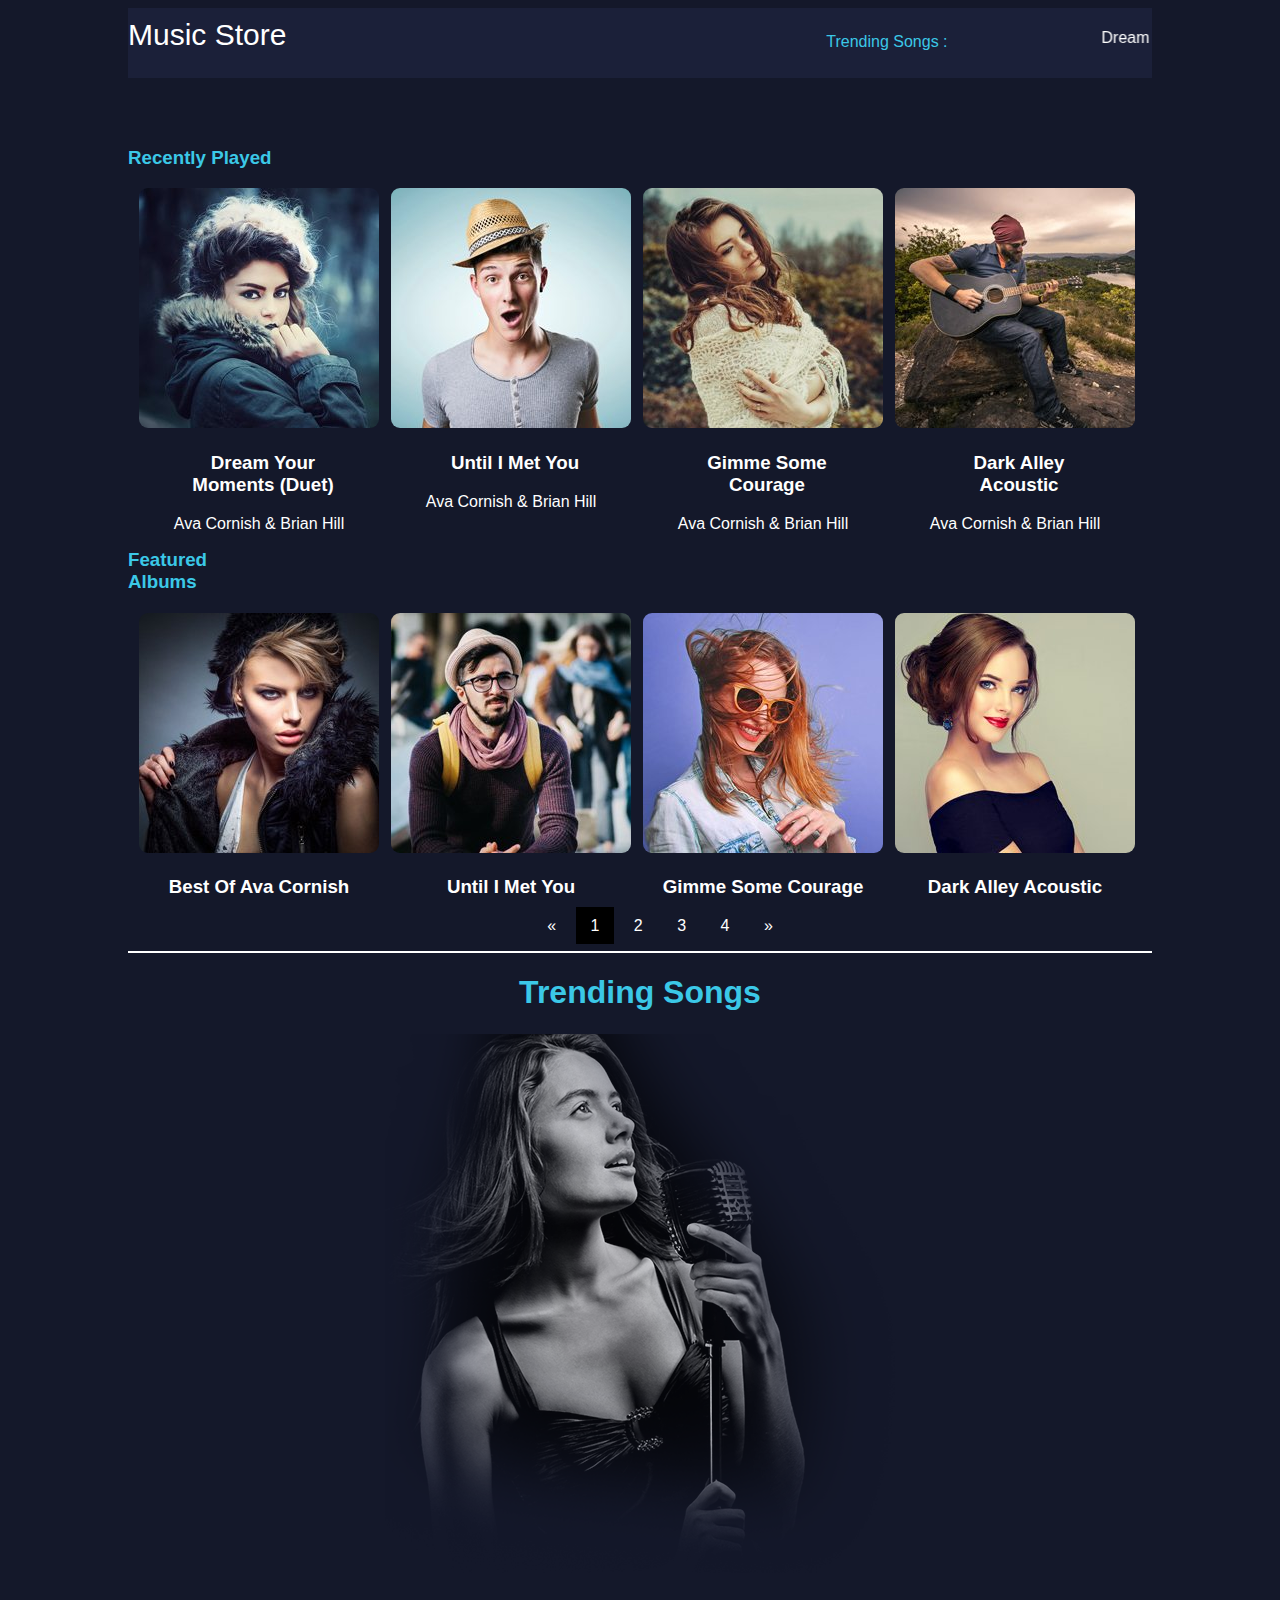
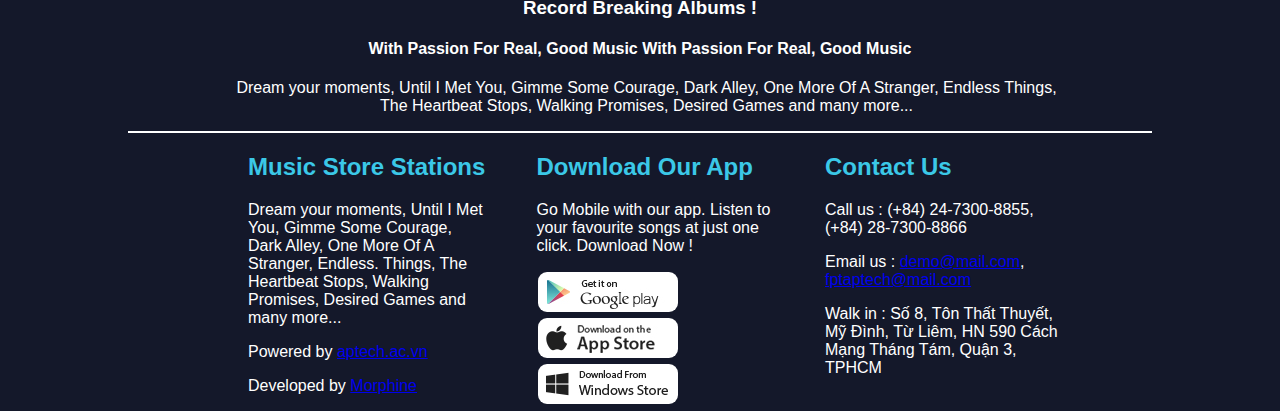
<file: index.html>
<!DOCTYPE html>
<html lang="en">
    <head>
        <meta charset="UTF-8">
        <title>Music Store</title>
        <link rel="stylesheet" href="mstore.css">
    </head>
    <body>
    <div class="container">
        <div class="header">
            <div class="hleft">
                <a href="index.html">Music Store</a>
            </div>
            <div class="hright">
                <p><a href="#trending">Trending Songs :</a>
                    <marquee>Dream your moments, Until I Met You, Gim</marquee> </p>
            </div>
        </div>
        <div class="recent">
            <h3>Recently Played</h3>
            <div class="rsong">
                <img src="img/r_music1.jpg" alt="Dream Your Moments">
                <h3>Dream Your Moments (Duet)</h3>
                <p>Ava Cornish & Brian Hill</p>
            </div>
            <div class="rsong">
                <img src="img/r_music2.jpg" alt="Until I Met You">
                <h3>Until I Met You</h3>
                <p>Ava Cornish & Brian Hill</p>
            </div>
            <div class="rsong">
                <img src="img/r_music3.jpg" alt="Gimme Some Courage">
                <h3>Gimme Some Courage</h3>
                <p>Ava Cornish & Brian Hill</p>
            </div>
            <div class="rsong">
                <img src="img/r_music4.jpg" alt="Dark Alley Acoustic">
                <h3>Dark Alley Acoustic</h3>
                <p>Ava Cornish & Brian Hill</p>
            </div>
        </div>
        <div class="album">
            <h3>Featured Albums</h3>
            <div class="falbum">
                <img src="img/song1.jpg" alt="Best Of Ava Cornish">
                <h3>Best Of Ava Cornish</h3>
            </div>
            <div class="falbum">
                <img src="img/song2.jpg" alt="Until I Met You">
                <h3>Until I Met You</h3>
            </div>
            <div class="falbum">
                <img src="img/song3.jpg" alt="Gimme Some Courage">
                <h3>Gimme Some Courage</h3>
            </div>
            <div class="falbum">
                <img src="img/song5.jpg" alt="Dark Alley Acoustic">
                <h3>Dark Alley Acoustic</h3>
            </div>
        </div>
        <div class="navi">
            <ul>
                <li><a href="album.html">&laquo;</a></li>
                <li style="background-color: black"><a href="index.html">1</a></li>
                <li><a href="album.html">2</a></li>
                <li><a href="album.html">3</a></li>
                <li><a href="album.html">4</a></li>
                <li><a href="album.html">&raquo;</a></li>
            </ul>
        </div>
        <div class="trending">
            <h1>Trending Songs</h1>
            <a href="album.html"><img src="img/banner.png" alt="baner"></a>
            <h3>Record Breaking Albums !</h3>
            <h4>With Passion For Real, Good Music With Passion For Real, Good Music</h4>
            <p>Dream your moments, Until I Met You, Gimme Some Courage, Dark Alley, One More Of A Stranger, Endless Things, The Heartbeat Stops, Walking Promises, Desired Games and many more...</p>
        </div>
        <div class="footer">
            <div class="fcont">
                <h2>Music Store Stations</h2>
                <p>Dream your moments, Until I Met You, Gimme Some Courage, Dark Alley, One More Of A Stranger, Endless. Things, The Heartbeat Stops, Walking Promises, Desired Games and many more...</p>
                <p>Powered by <a href="aptech.ac.vn">aptech.ac.vn</a></p>
                <p>Developed by <a href="http://facebook.com/sean1606">Morphine</a></p>
            </div>
            <div class="fcont">
                <h2>Download Our App</h2>
                <p>Go Mobile with our app. Listen to your favourite songs at just one click. Download Now !</p>
                <a href="https://play.google.com/"><img src="img/google_play.jpg" alt="google play"></a>
                <a href="https://www.apple.com/ios/app-store/"><img src="img/app_store.jpg" alt="appstore"></a>
                <a href="https://www.microsoft.com/vi-vn/store/apps"><img src="img/windows.jpg" alt="windowstore"></a>
            </div>
            <div class="fcont">
                <h2>Contact Us</h2>
                <p>Call us : (+84) 24-7300-8855, (+84) 28-7300-8866</p>
                <p>Email us : <a href="mailto:demo@mail.com">demo@mail.com</a>, <a href="mailto:fptaptech@mail.com">fptaptech@mail.com</a></p>
                <p>Walk in : Số 8, Tôn Thất Thuyết, Mỹ Đình, Từ Liêm, HN 590 Cách Mạng Tháng Tám, Quận 3, TPHCM</p>
            </div>
        </div>
    </div>
    <div style="display: none">
        <audio controls autoplay loop>
        <source src="audio/Despacito-J-Fla.mp3" type="audio/mpeg">
    </audio>
    </div>
    </body>
</html>
</file>
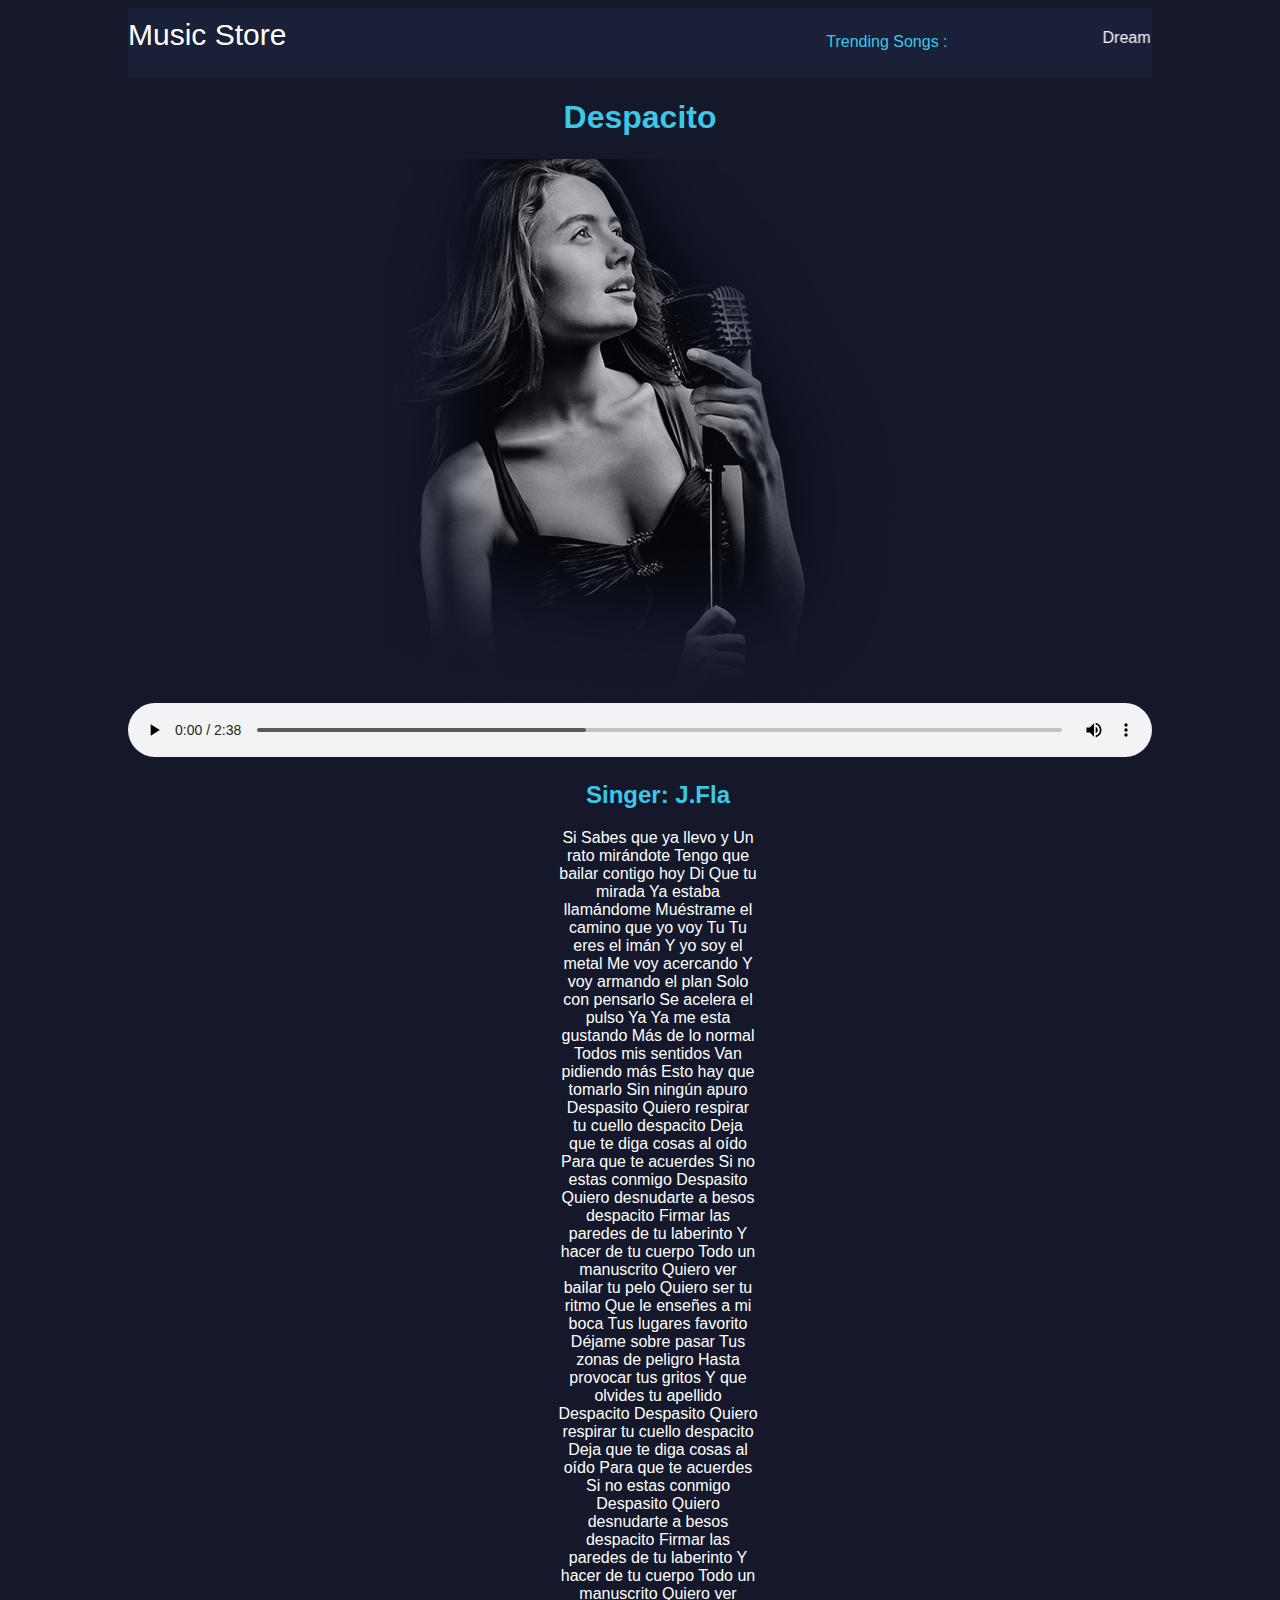
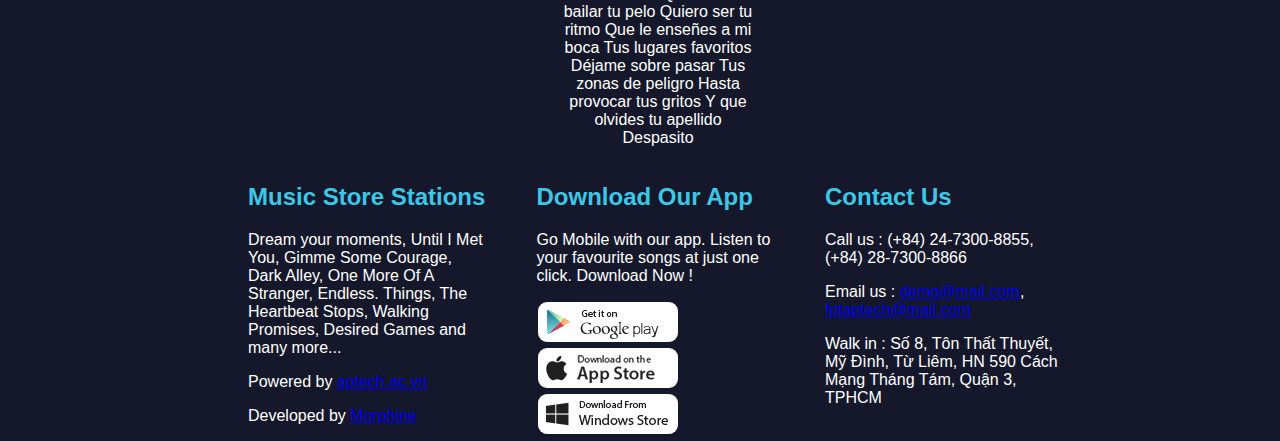
<file: album.html>
<!DOCTYPE html>
<html lang="en">
    <head>
        <meta charset="UTF-8">
        <title>Album</title>
        <link rel="stylesheet" href="mstore.css">
    </head>
    <body>
    <div class="container">
        <div class="header">
            <div class="hleft">
                <a href="index.html">Music Store</a>
            </div>
            <div class="hright">
                <p><a href="#trending">Trending Songs :</a>
                    <marquee>Dream your moments, Until I Met You, Gim</marquee> </p>
            </div>
        </div>
        <div class="song">
            <h1>Despacito</h1>
            <img src="img/banner.png" alt="baner">
            <br>
            <audio controls autoplay loop>
                <source src="audio/Despacito-J-Fla.mp3" type="audio/mpeg">
            </audio>
        </div>
        <div class="lyric">
            <h2>Singer: J.Fla</h2>
            <p>Si Sabes que ya llevo y Un rato mirándote Tengo que bailar contigo hoy Di Que tu mirada Ya estaba llamándome Muéstrame el camino que yo voy Tu Tu eres el imán Y yo soy el metal Me voy acercando Y voy armando el plan Solo con pensarlo Se acelera el pulso Ya Ya me esta gustando Más de lo normal Todos mis sentidos Van pidiendo más Esto hay que tomarlo Sin ningún apuro Despasito Quiero respirar tu cuello despacito Deja que te diga cosas al oído Para que te acuerdes Si no estas conmigo Despasito Quiero desnudarte a besos despacito Firmar las paredes de tu laberinto Y hacer de tu cuerpo Todo un manuscrito Quiero ver bailar tu pelo Quiero ser tu ritmo Que le enseñes a mi boca Tus lugares favorito Déjame sobre pasar Tus zonas de peligro Hasta provocar tus gritos Y que olvides tu apellido Despacito Despasito Quiero respirar tu cuello despacito Deja que te diga cosas al oído Para que te acuerdes Si no estas conmigo Despasito Quiero desnudarte a besos despacito Firmar las paredes de tu laberinto Y hacer de tu cuerpo Todo un manuscrito Quiero ver bailar tu pelo Quiero ser tu ritmo Que le enseñes a mi boca Tus lugares favoritos Déjame sobre pasar Tus zonas de peligro Hasta provocar tus gritos Y que olvides tu apellido Despasito</p>
        </div>
        <div class="footer">
            <div class="fcont">
                <h2>Music Store Stations</h2>
                <p>Dream your moments, Until I Met You, Gimme Some Courage, Dark Alley, One More Of A Stranger, Endless. Things, The Heartbeat Stops, Walking Promises, Desired Games and many more...</p>
                <p>Powered by <a href="aptech.ac.vn">aptech.ac.vn</a></p>
                <p>Developed by <a href="http://facebook.com/sean1606">Morphine</a></p>
            </div>
            <div class="fcont">
                <h2>Download Our App</h2>
                <p>Go Mobile with our app. Listen to your favourite songs at just one click. Download Now !</p>
                <a href="https://play.google.com/"><img src="img/google_play.jpg" alt="google play"></a>
                <a href="https://www.apple.com/ios/app-store/"><img src="img/app_store.jpg" alt="appstore"></a>
                <a href="https://www.microsoft.com/vi-vn/store/apps"><img src="img/windows.jpg" alt="windowstore"></a>
            </div>
            <div class="fcont">
                <h2>Contact Us</h2>
                <p>Call us : (+84) 24-7300-8855, (+84) 28-7300-8866</p>
                <p>Email us : <a href="mailto:demo@mail.com">demo@mail.com</a>, <a href="mailto:fptaptech@mail.com">fptaptech@mail.com</a></p>
                <p>Walk in : Số 8, Tôn Thất Thuyết, Mỹ Đình, Từ Liêm, HN 590 Cách Mạng Tháng Tám, Quận 3, TPHCM</p>
            </div>
        </div>
    </div>
    </body>
</html>
</file>
<file: mstore.css>
body{
    background-color: #14182a;
    font-family: Roboto, 'Segoe UI', Tahoma, sans-serif;
}
h1, h2{
    color: #3bc8e7;
}
h3{
    width: 150px;
    color: #3bc8e7;
}
img{
    border: 1px solid #14182a;
    border-radius: 10px;
}
marquee{
    width: 200px;
    text-align: center;
}
.container{
    width: 1024px;
    margin: 0px auto;

}
.header{
    text-align: center;
    height: 70px;
    background-color: #1b2039;
}
.hleft{
    margin-top: 10px;
    float: left;
    font-size: 30px;
}
.hleft a{
    color: white;
    text-decoration: none;
}
.hleft a:hover{
    color: gray;
}
.hright{
    margin-top: 5px;
    float: right;
}
.hright a{
    text-decoration: none;
    color: #3bc8e7;
}
.hright p{
    color: white;
}
.recent{
    padding-top: 50px;
}
.rsong{
    padding-left: 10px;
    float: left;
}
.rsong h3{
    padding-left: 50px;
    text-align: center;
    color: white;
}
.rsong p{
    text-align: center;
    color: white;
}
.album{
    padding-top: 50px;
}
.falbum{
    padding-left: 10px;
    float: left;
}
.falbum h3{
    width: 242px;
    text-align: center;
    color: white;
}
.navi{
    width: 1024px;
    text-align: center;

}
.navi ul{
    list-style-type: none;

    margin-top: 300px;
}
.navi li{
    padding: 10px 15px 10px 15px;
    display: inline;
}
.navi li:hover{
    background-color: black;
}
.navi li:visited{
    background-color: black;
}
.navi a{
    text-decoration: none;
    color: white;
}
.trending{
    text-align: center;
    border-top: 2px solid white;
    border-bottom: 2px solid white;
}
.trending h3, h4, p{
    width: auto;
    color: white;
}
.trending p{
    width: 837px;
    padding-left: 100px;
}
.footer{
    text-align: center;
    padding-left: 70px;
}
.fcont{
    text-align: left;
    width: 25%;
    padding-left: 50px;
    float: left;
}
.song{
    text-align: center;
}
audio{
    width: 1024px;
}
.lyric{
    text-align: center;
    width: 200px;
    padding-left: 430px;
}
.rsong img:hover{
    transform: scale(1.1);
    transition: 1s;
}
.falbum img:hover{
    transform: scale(1.1);
    transition: 1s;
}
</file>
